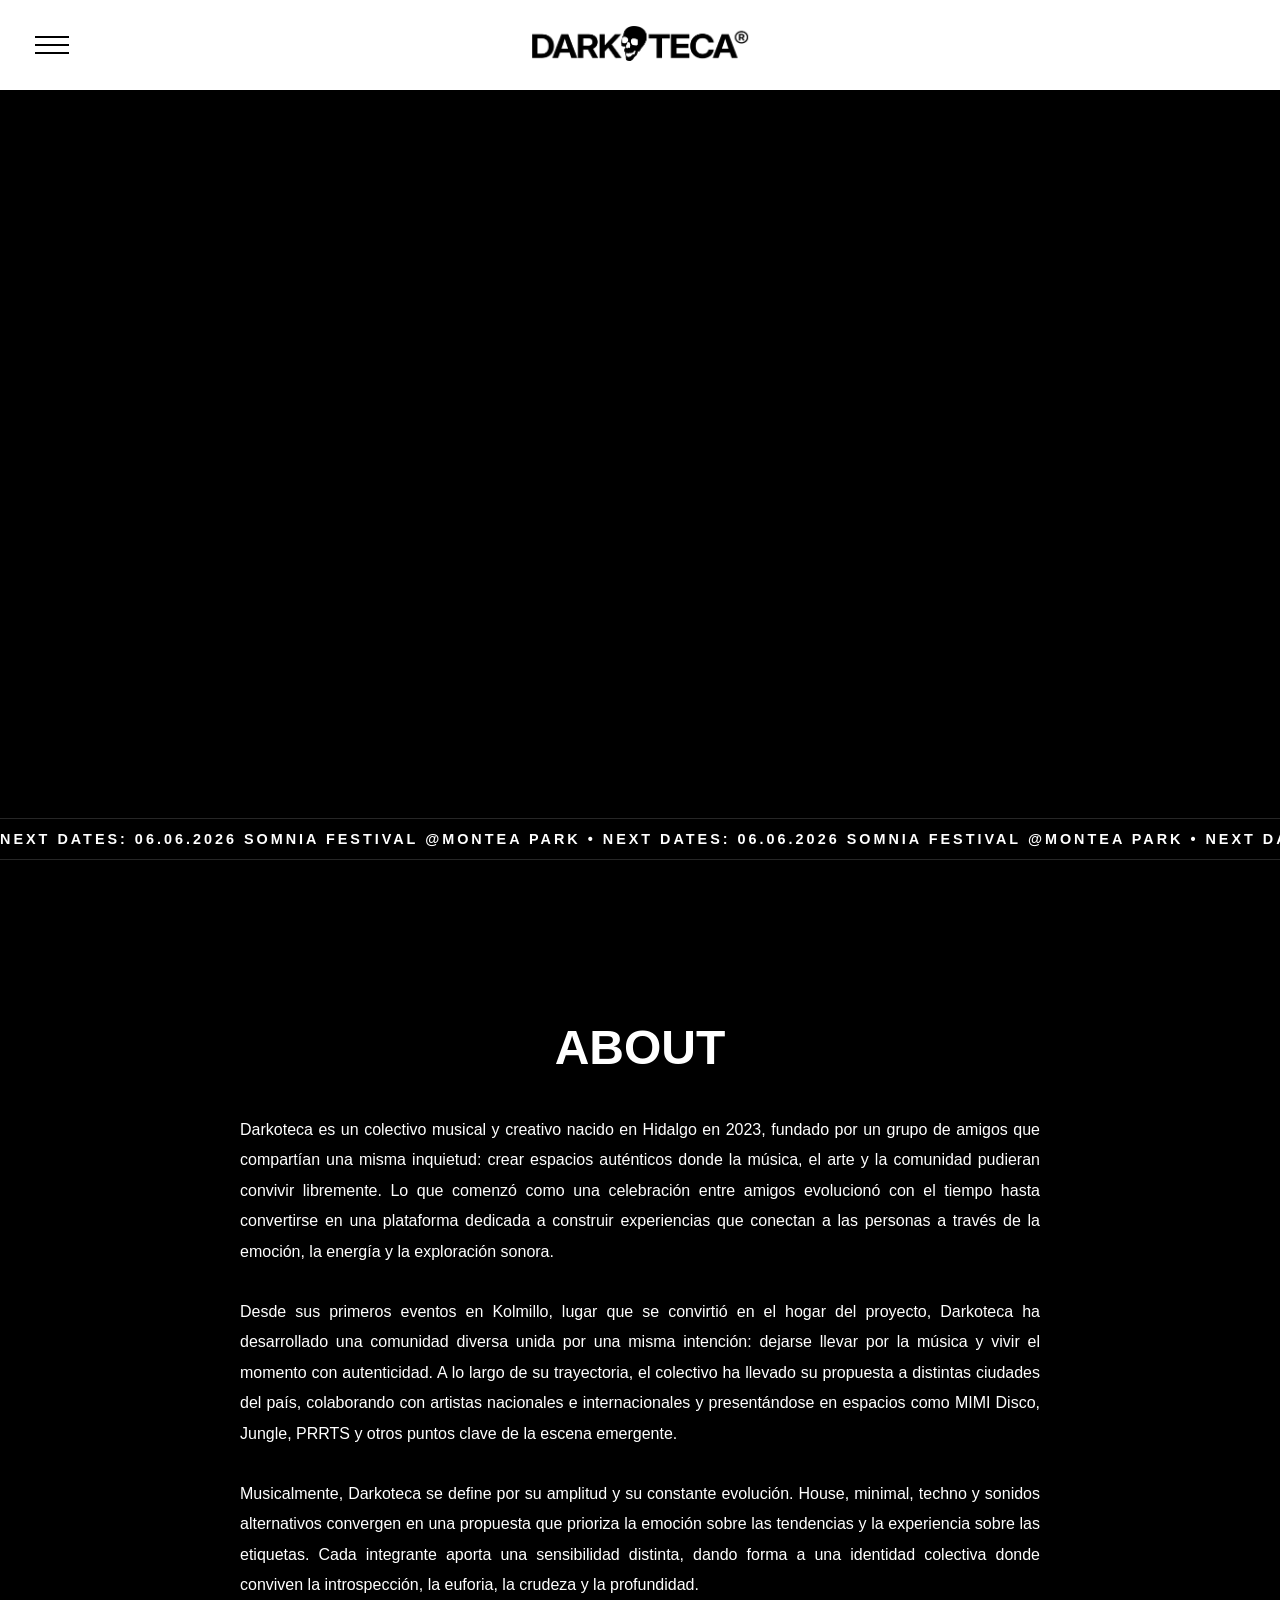
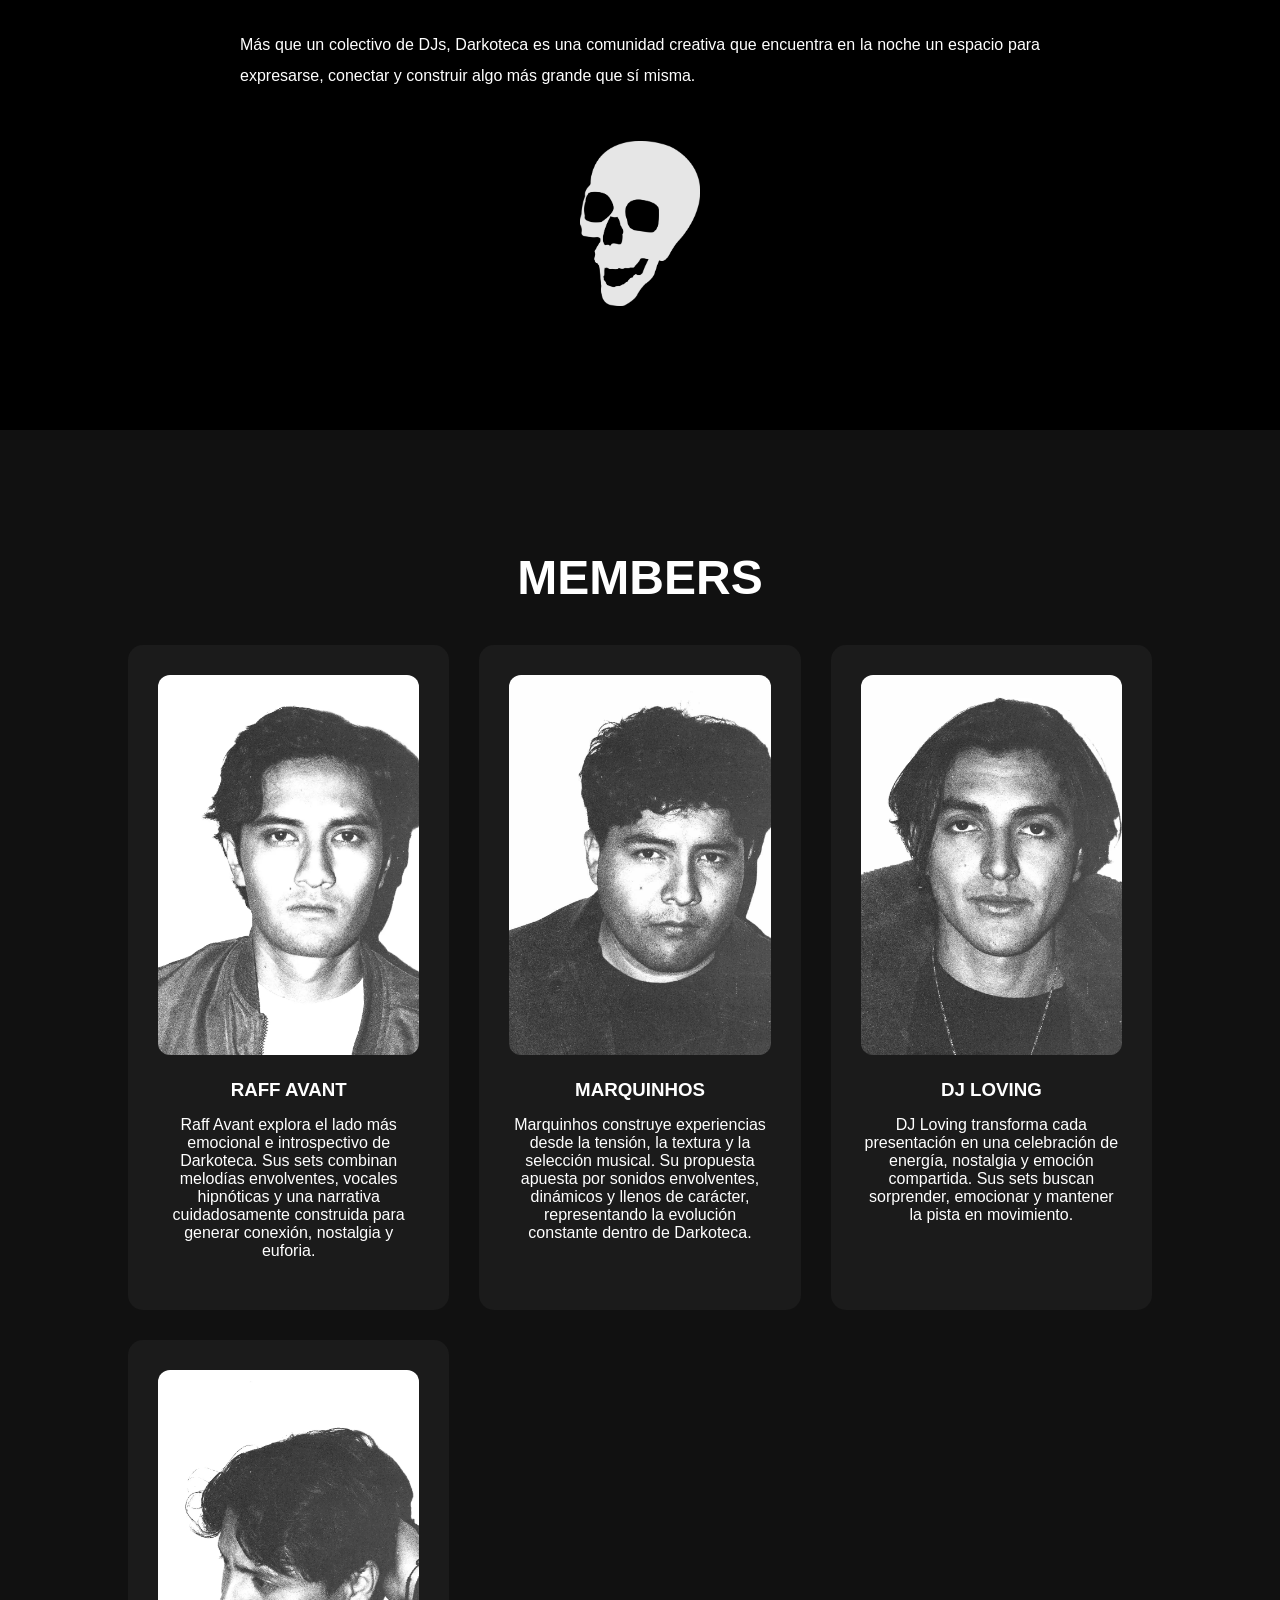
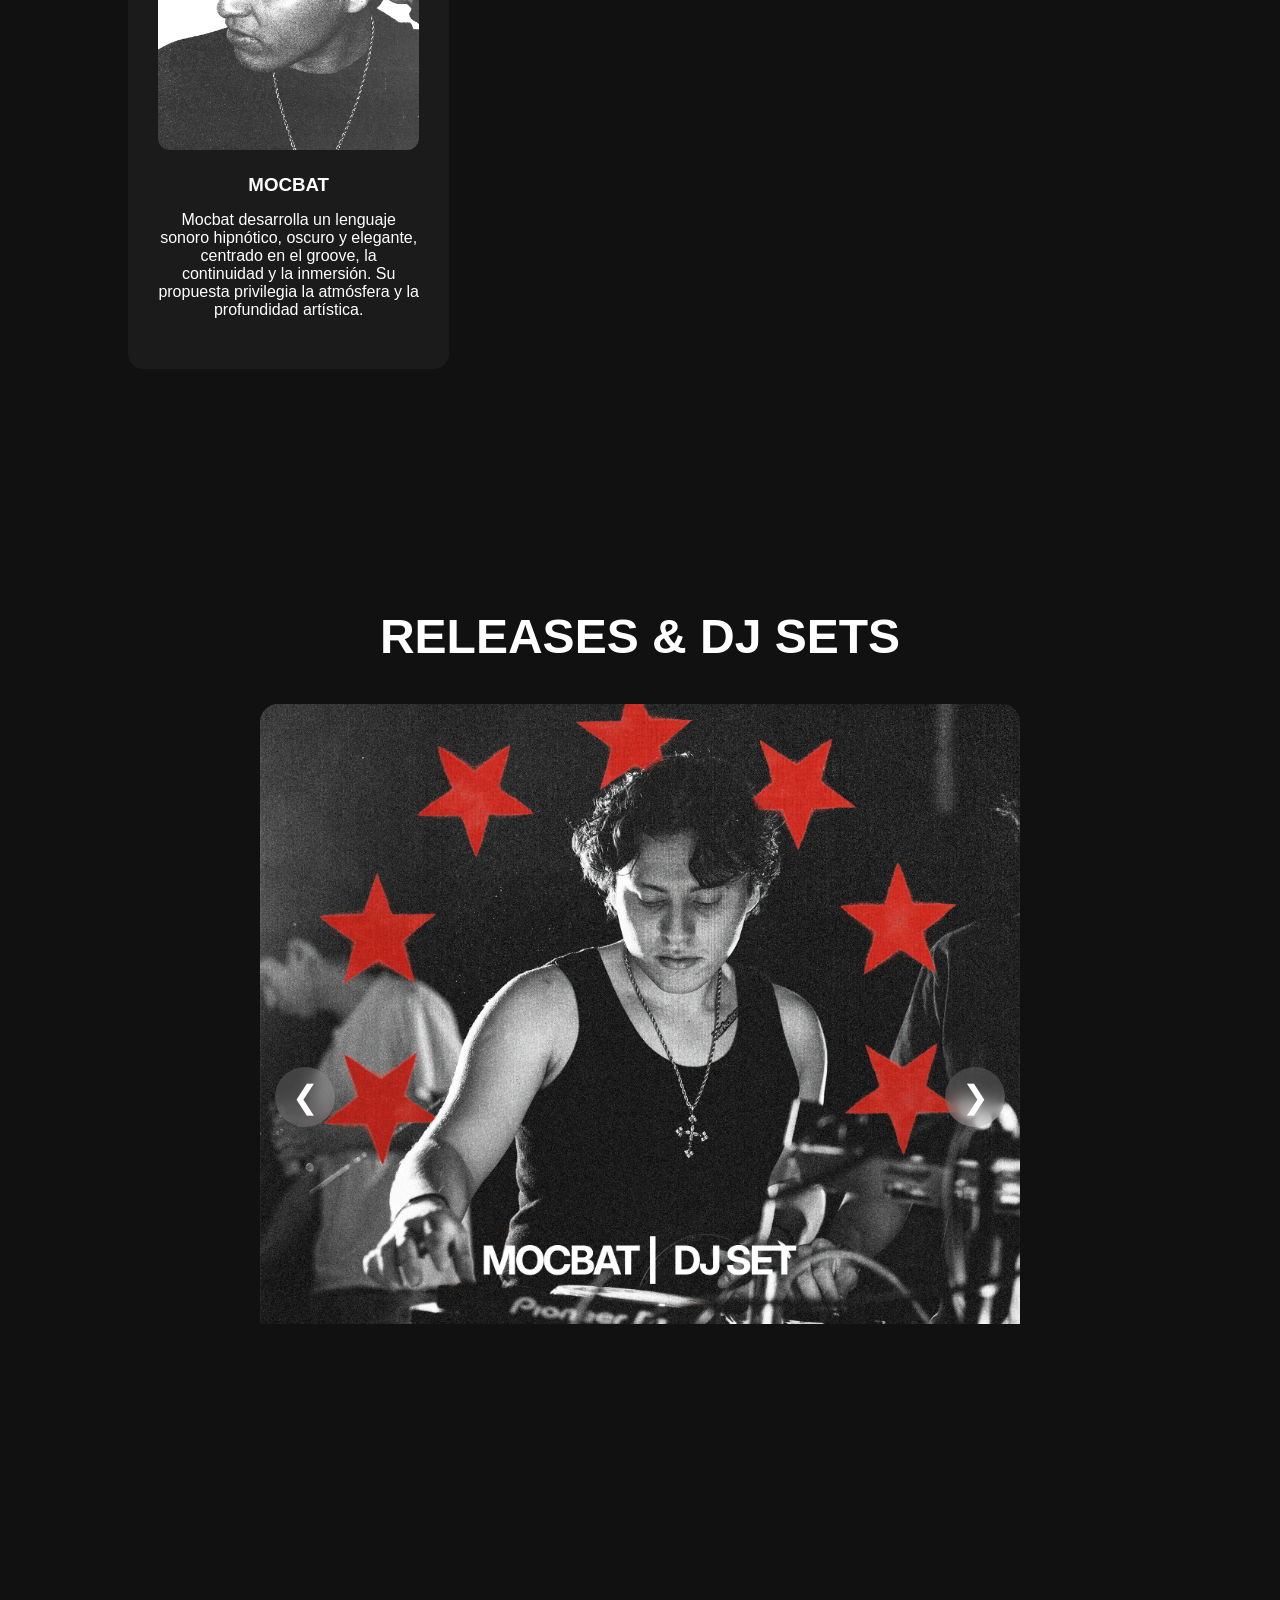
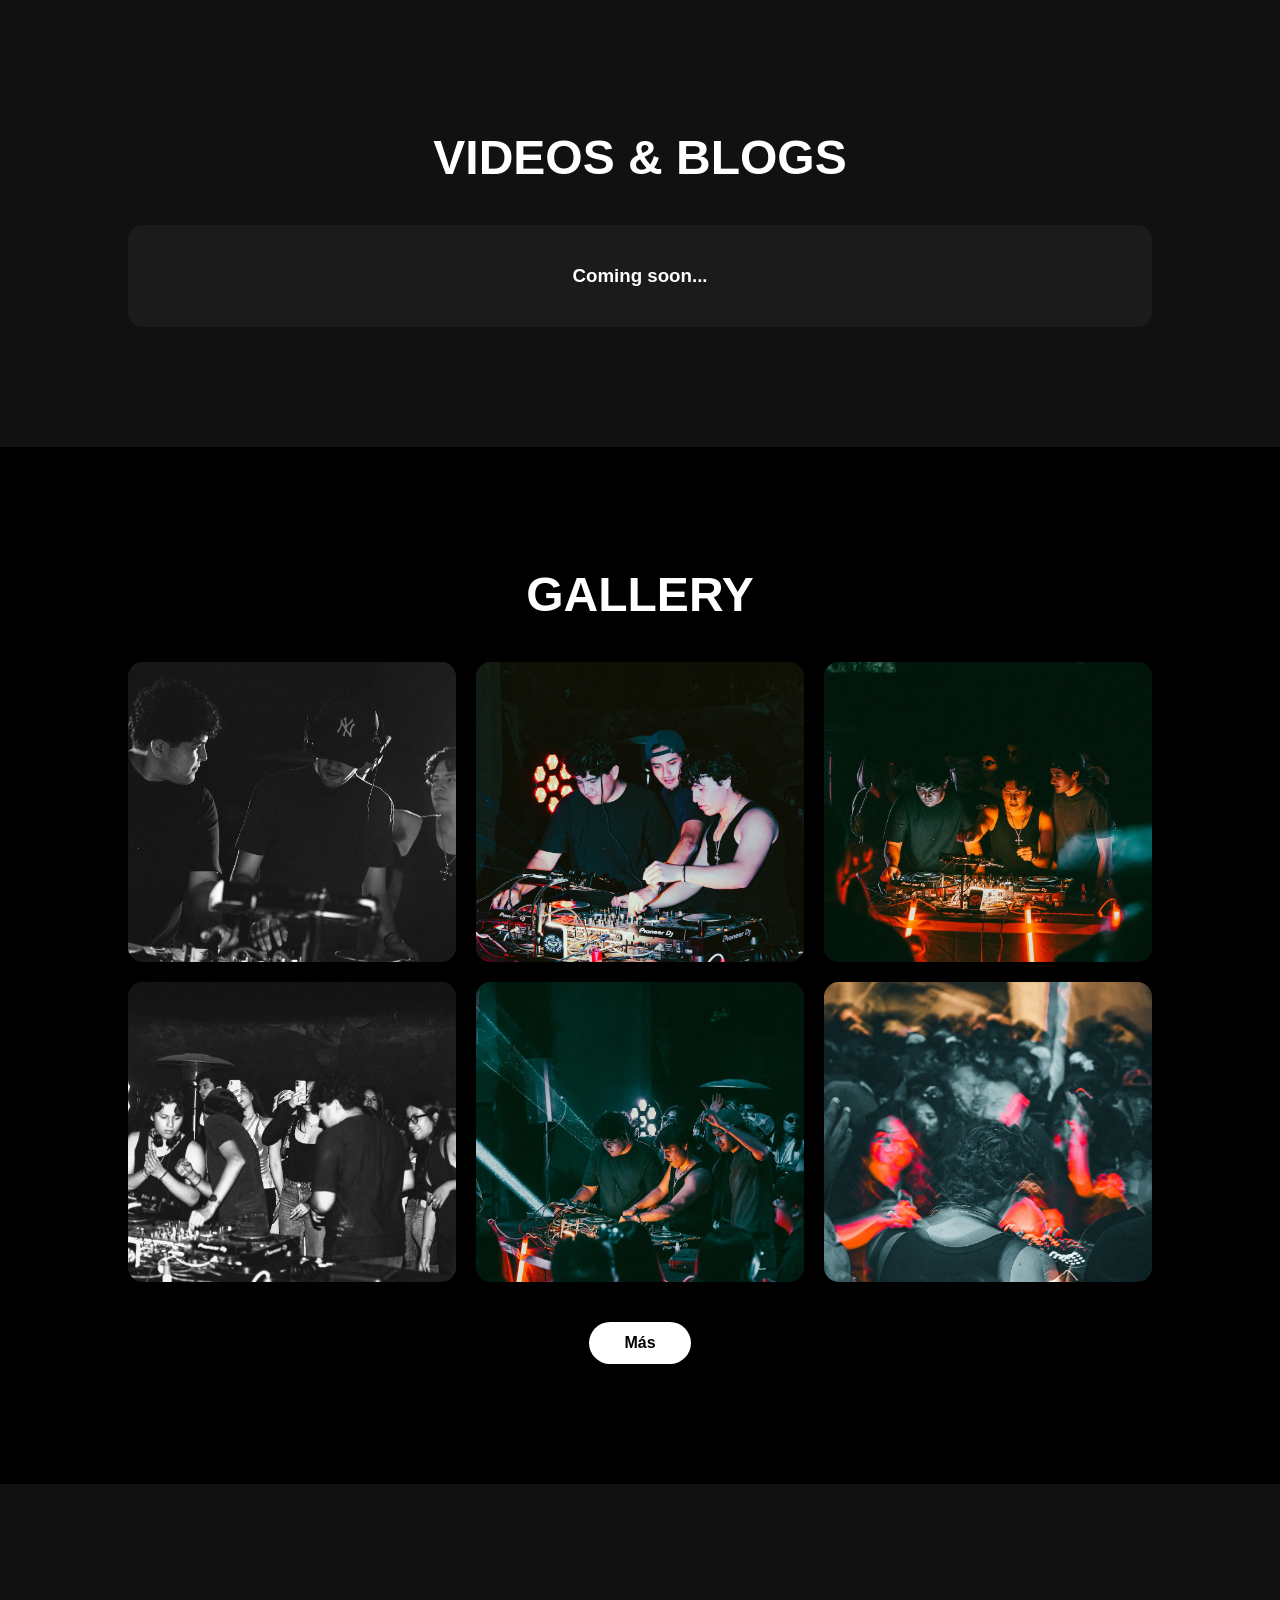
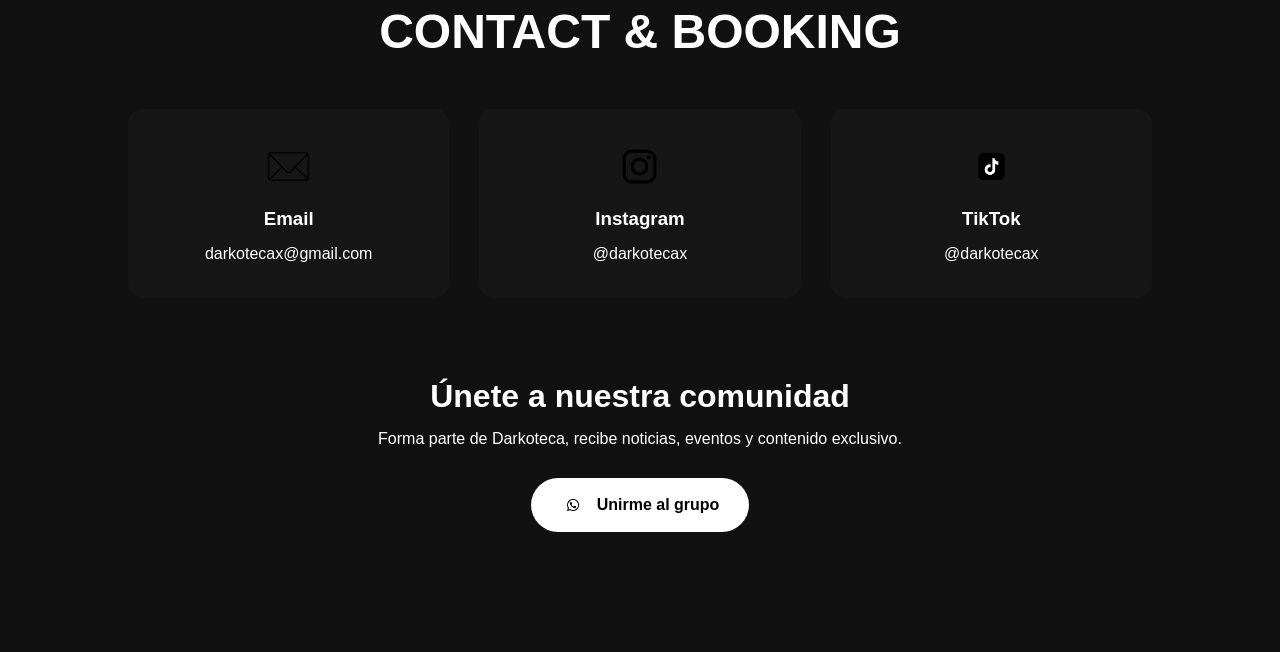
<file: index.html>
<!DOCTYPE html>
<html lang="en">
<head>
<meta charset="UTF-8">
<meta name="viewport" content="width=device-width, initial-scale=1.0">

<title>Darkoteca</title>

<link rel="stylesheet" href="css/style.css">
</head>

<body>
<!-- HEADER -->

<header class="navbar">

    <div class="menu-toggle" id="menuToggle">
        <span></span>
        <span></span>
        <span></span>
    </div>

    <div class="logo">
        <img src="img/DARK LOGO ALT 2.webp" alt="Darkoteca">
    </div>

</header>

<nav class="side-menu" id="sideMenu">

    <a href="#about">About</a>
    <a href="#members">Members</a>
    <a href="#releases">Releases & DJ Sets</a>
    <a href="#videos">Videos & Blogs</a>
    <a href="#gallery">Gallery</a>
    <a href="#contact">Contact & Booking</a>

</nav>
<!-- LANDING PAGE -->

<section class="hero">

    <video autoplay muted loop playsinline class="video-bg" id="heroVideo">
    <source id="videoSource" src="" type="video/mp4">
</video>

    <div class="overlay"></div>
    
    <div class="hero-content">


    </div>
<div class="event-banner">
    <div class="event-track">
        NEXT DATES: 06.06.2026 SOMNIA FESTIVAL @MONTEA PARK •
        NEXT DATES: 06.06.2026 SOMNIA FESTIVAL @MONTEA PARK •
        NEXT DATES: 06.06.2026 SOMNIA FESTIVAL @MONTEA PARK •
        NEXT DATES: 06.06.2026 SOMNIA FESTIVAL @MONTEA PARK •
    </div>
</div>
</section>

<!-- ABOUT -->

<section id="about" class="section">

    <h2>ABOUT</h2>

    <div class="about-content">

        <p>
            Darkoteca es un colectivo musical y creativo nacido en Hidalgo en 2023, fundado por un grupo de amigos que compartían una misma inquietud: crear espacios auténticos donde la música, el arte y la comunidad pudieran convivir libremente. Lo que comenzó como una celebración entre amigos evolucionó con el tiempo hasta convertirse en una plataforma dedicada a construir experiencias que conectan a las personas a través de la emoción, la energía y la exploración sonora.
        </p>

        <p>
            Desde sus primeros eventos en Kolmillo, lugar que se convirtió en el hogar del proyecto, Darkoteca ha desarrollado una comunidad diversa unida por una misma intención: dejarse llevar por la música y vivir el momento con autenticidad. A lo largo de su trayectoria, el colectivo ha llevado su propuesta a distintas ciudades del país, colaborando con artistas nacionales e internacionales y presentándose en espacios como MIMI Disco, Jungle, PRRTS y otros puntos clave de la escena emergente.
        </p>

        <p>
            Musicalmente, Darkoteca se define por su amplitud y su constante evolución. House, minimal, techno y sonidos alternativos convergen en una propuesta que prioriza la emoción sobre las tendencias y la experiencia sobre las etiquetas. Cada integrante aporta una sensibilidad distinta, dando forma a una identidad colectiva donde conviven la introspección, la euforia, la crudeza y la profundidad.
        </p>

        <p>
            Más que un colectivo de DJs, Darkoteca es una comunidad creativa que encuentra en la noche un espacio para expresarse, conectar y construir algo más grande que sí misma.
        </p>

        <div class="about-logo">
            <img src="img/Darkoteca Logo.webp" alt="Darkoteca Logo">
        </div>

    </div>

</section>
<!-- MEMBERS -->

<section id="members" class="section dark">

    <h2>MEMBERS</h2>

    <div class="members">

        <div class="member-card">

            <img src="img/RAFF AVANT.webp" alt="Raff Avant" class="member-img">

            <h3>RAFF AVANT</h3>

            <p>
                Raff Avant explora el lado más emocional e introspectivo de Darkoteca. Sus sets combinan melodías envolventes, vocales hipnóticas y una narrativa cuidadosamente construida para generar conexión, nostalgia y euforia.
            </p>

        </div>

        <div class="member-card">

            <img src="img/MARQUINHOS.webp" alt="Marquinhos" class="member-img">

            <h3>MARQUINHOS</h3>

            <p>
                Marquinhos construye experiencias desde la tensión, la textura y la selección musical. Su propuesta apuesta por sonidos envolventes, dinámicos y llenos de carácter, representando la evolución constante dentro de Darkoteca.
            </p>

        </div>

        <div class="member-card">

            <img src="img/DJ LOVING.webp" alt="DJ Loving" class="member-img">

            <h3>DJ LOVING</h3>

            <p>
                DJ Loving transforma cada presentación en una celebración de energía, nostalgia y emoción compartida. Sus sets buscan sorprender, emocionar y mantener la pista en movimiento.
            </p>

        </div>

        <div class="member-card">

            <img src="img/MOCBAT.webp" alt="Mocbat" class="member-img">

            <h3>MOCBAT</h3>

            <p>
                Mocbat desarrolla un lenguaje sonoro hipnótico, oscuro y elegante, centrado en el groove, la continuidad y la inmersión. Su propuesta privilegia la atmósfera y la profundidad artística.
            </p>

        </div>

    </div>

</section>



<!-- RELEASES -->
<section id="releases" class="section dark">

    <h2>RELEASES & DJ SETS</h2>

    <div class="slider-container">

        <button class="slider-btn prev">&#10094;</button>

        <div class="slider-track">

            <!-- MOCBAT -->

            <div class="release-slide">

                <img src="img/COVER DJ SET MOCBAT.webp" alt="Mocbat">

                <iframe
                    width="100%"
                    height="166"
                    scrolling="no"
                    frameborder="no"
                    allow="autoplay"
                    src="https://w.soundcloud.com/player/?url=https%3A//soundcloud.com/mocbat-dj-283105625/set-mocbat-roomhouse">
                </iframe>

            </div>

            <!-- MARQ SET -->

            <div class="release-slide">

                <img src="img/COVER DJ SET MARQ.webp" alt="Marquinhos">

                <iframe
                    width="100%"
                    height="166"
                    scrolling="no"
                    frameborder="no"
                    allow="autoplay"
                    src="https://w.soundcloud.com/player/?url=https%3A//soundcloud.com/marco-hernandez-cruz/like-baker-1">
                </iframe>

            </div>

            <!-- RAFF -->

            <div class="release-slide">

                <img src="img/COVER DJ SET RAFF.webp" alt="Raff">

                <iframe
                    width="100%"
                    height="166"
                    scrolling="no"
                    frameborder="no"
                    allow="autoplay"
                    src="https://w.soundcloud.com/player/?url=https%3A//soundcloud.com/raff-avant/archive_set_one">
                </iframe>

            </div>

            <!-- AMANDO SET -->

            <div class="release-slide">

                <img src="img/COVER DJ SET AMANDO.webp" alt="DJ Loving">

                <iframe
                    width="100%"
                    height="166"
                    scrolling="no"
                    frameborder="no"
                    allow="autoplay"
                    src="https://w.soundcloud.com/player/?url=https%3A//soundcloud.com/beto-olivares-4/dj-set-soundcloud">
                </iframe>

            </div>

            <!-- MARQ RELEASE -->

            <div class="release-slide">

                <img src="img/relesse marco.webp" alt="Release">

                <iframe
                    style="border-radius:12px;"
                    src="https://open.spotify.com/embed/track/4j33bKGK2gdHbgqwpI4iD2"
                    width="100%"
                    height="152"
                    frameborder="0"
                    allowfullscreen=""
                    allow="autoplay; clipboard-write; encrypted-media; fullscreen; picture-in-picture">
                </iframe>

            </div>

            <!-- AMANDO RELEASE -->

            <div class="release-slide">

                <img src="img/COVER RELEASE AMANDO.webp" alt="Release">

                <iframe
                    width="100%"
                    height="166"
                    scrolling="no"
                    frameborder="no"
                    allow="autoplay"
                    src="https://w.soundcloud.com/player/?url=https%3A//soundcloud.com/beto-olivares-4/topo-chico-sunset-vito-mix">
                </iframe>

            </div>

        </div>

        <button class="slider-btn next">&#10095;</button>

    </div>

</section>

<!-- VIDEOS -->

<section id="videos" class="section dark">
    <h2>VIDEOS & BLOGS</h2>

    <div class="cards">

        <div class="card">
            <h3>Coming soon...</h3>
        
        </div>

    

</section>


<!-- GALLERY -->

<section id="gallery" class="section">

    <h2>GALLERY</h2>

    <div class="gallery">

        <div class="gallery-item">
            <img src="img/darkoteca1.webp" alt="Darkoteca 1">
        </div>

        <div class="gallery-item">
            <img src="img/darkoteca2.webp" alt="Darkoteca 2">
        </div>

        <div class="gallery-item">
            <img src="img/darkoteca3.webp" alt="Darkoteca 3">
        </div>

        <div class="gallery-item">
            <img src="img/darkoteca4.webp" alt="Darkoteca 4">
        </div>

        <div class="gallery-item">
            <img src="img/darkoteca5.webp" alt="Darkoteca 5">
        </div>

        <div class="gallery-item">
            <img src="img/darkoteca6.webp" alt="Darkoteca 6">
        </div>

    </div>

    <div class="gallery-btn-container">
        <a href="gallery.html" class="gallery-btn">Más</a>
    </div>

</section>

<!-- CONTACT -->

<!-- CONTACT -->

<section id="contact" class="section dark">

    <h2>CONTACT & BOOKING</h2>

    <div class="contact-container">

        <div class="contact-card">
 <img src="img/icons/correo.webp" alt="Email" class="social-icon">
            <h3>Email</h3>

            <a href="mailto:darkotecax@gmail.com">
                darkotecax@gmail.com
            </a>

        </div>

        <div class="contact-card">

            <img src="img/icons/instagram.webp" alt="Instagram" class="social-icon">

            <h3>Instagram</h3>

            <a href="https://www.instagram.com/darkotecax/" target="_blank">
                @darkotecax
            </a>

        </div>

        <div class="contact-card">

            <img src="img/icons/tiktok.webp" alt="TikTok" class="social-icon">

            <h3>TikTok</h3>

            <a href="https://www.tiktok.com/@darkotecax?is_from_webapp=1&sender_device=pc" target="_blank">
                @darkotecax
            </a>

        </div>

    </div>

    <div class="community-section">

        <h3>Únete a nuestra comunidad</h3>

        <p>
            Forma parte de Darkoteca, recibe noticias, eventos y contenido exclusivo.
        </p>

        <a href="https://chat.whatsapp.com/CDZbJFFDw1qHXlALH8GOoR?s=cl&p=i&ilr=4"
           target="_blank"
           class="community-btn">

            <img src="img/icons/whatsapp.webp" alt="WhatsApp">
            Unirme al grupo

        </a>

    </div>

</section>
<script src="js/script.js"></script>
</body>
</html>
</file>
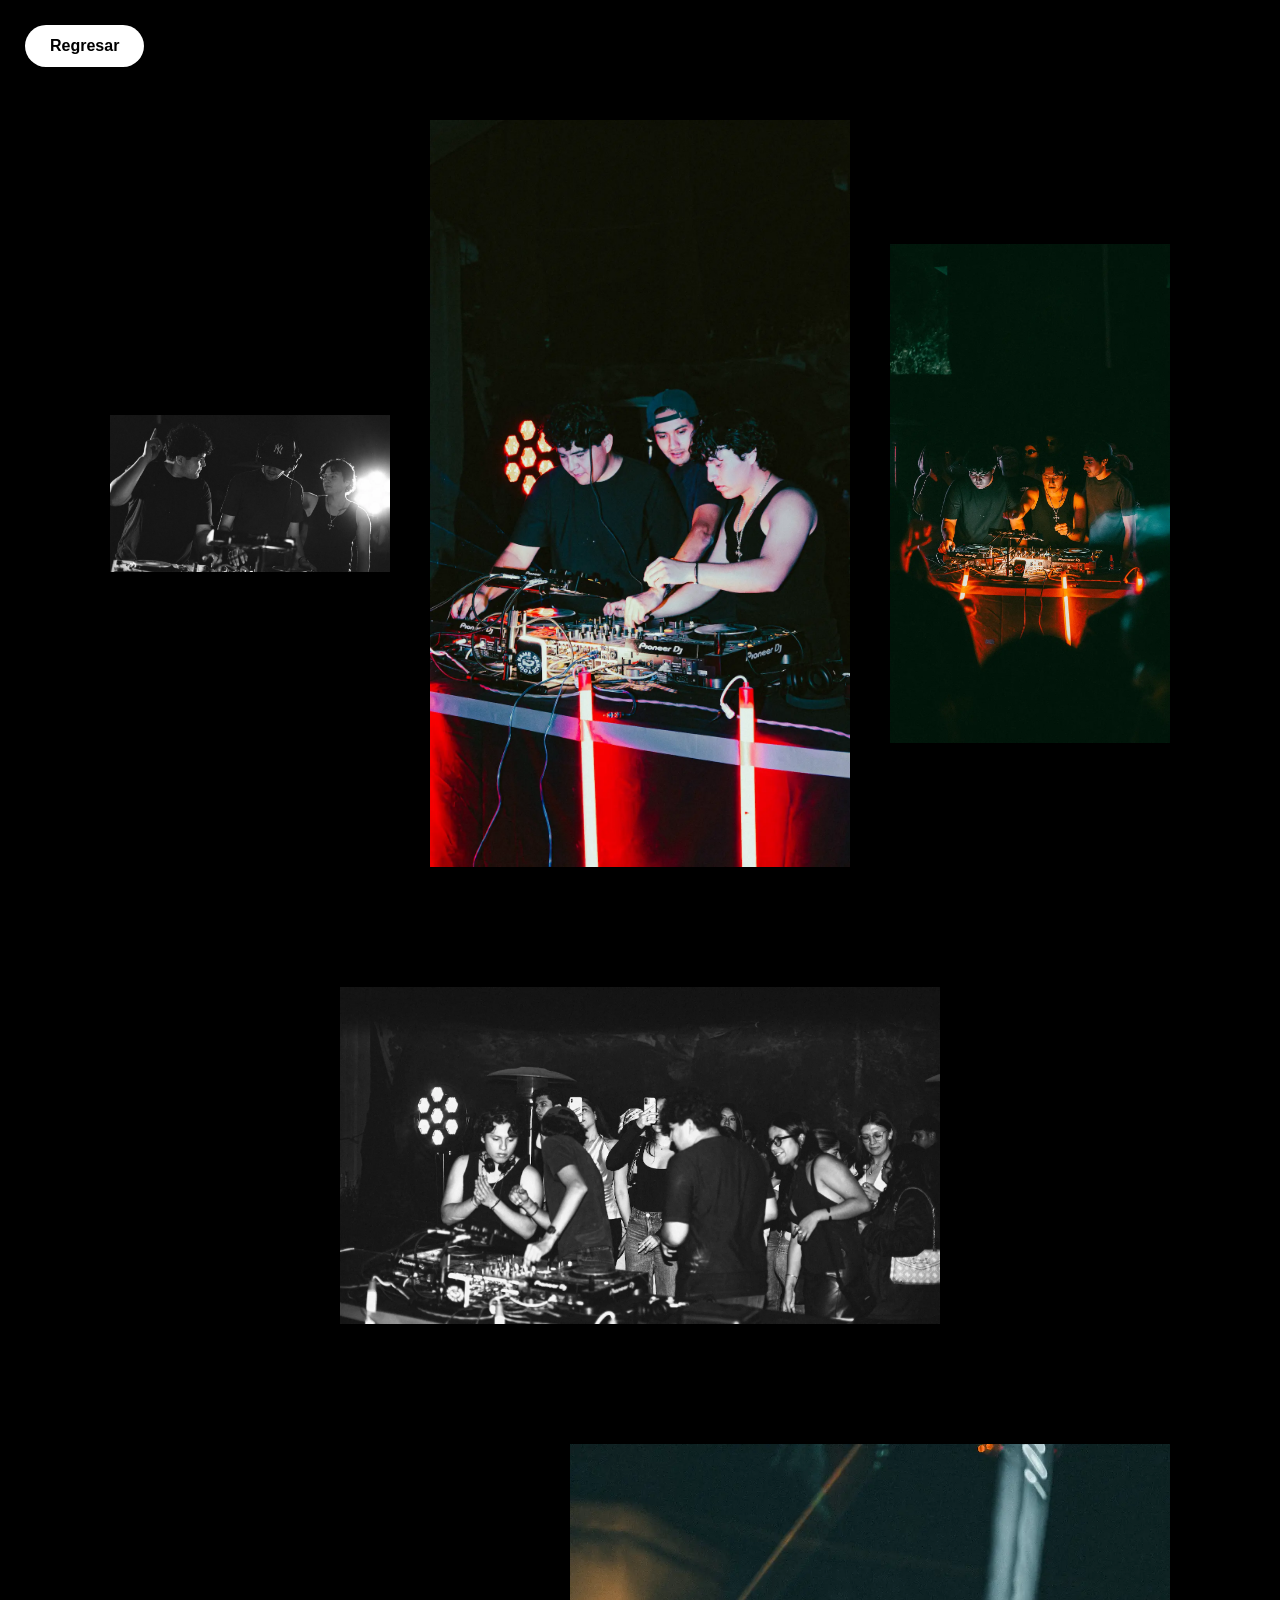
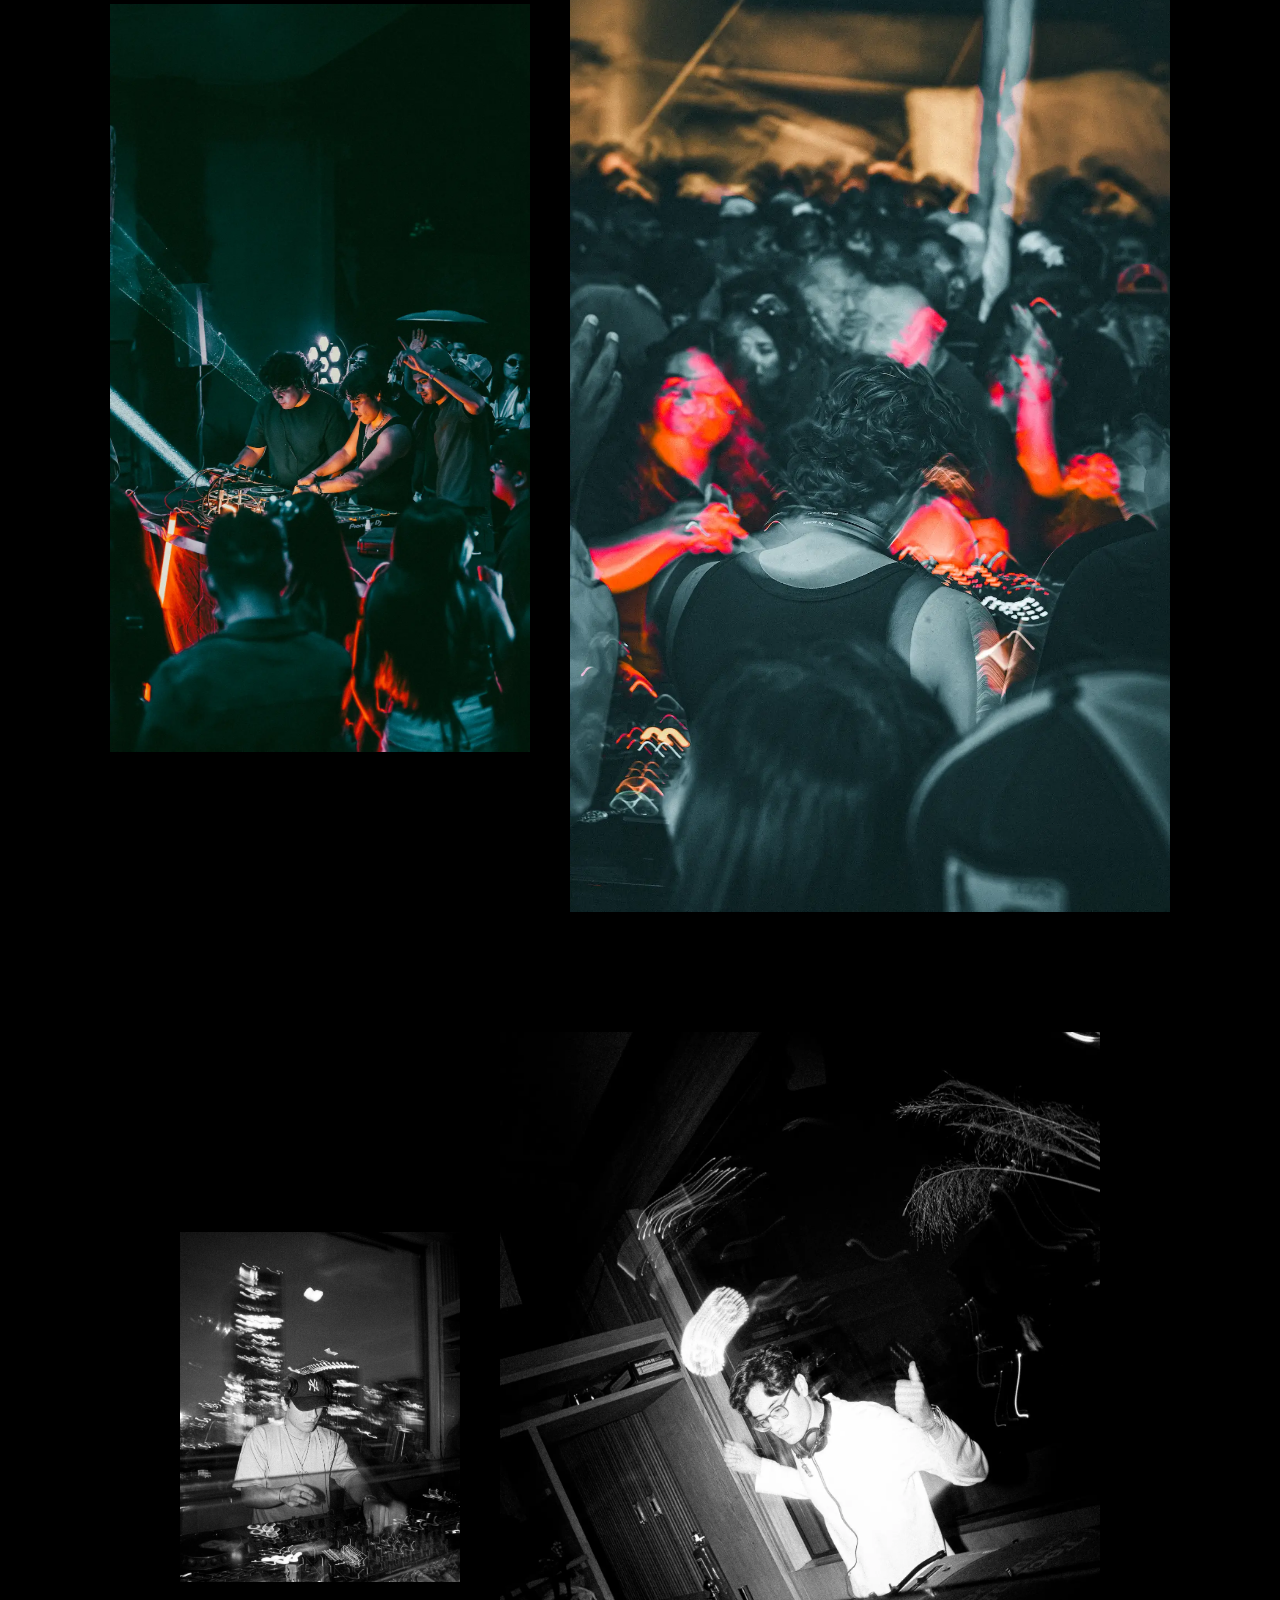
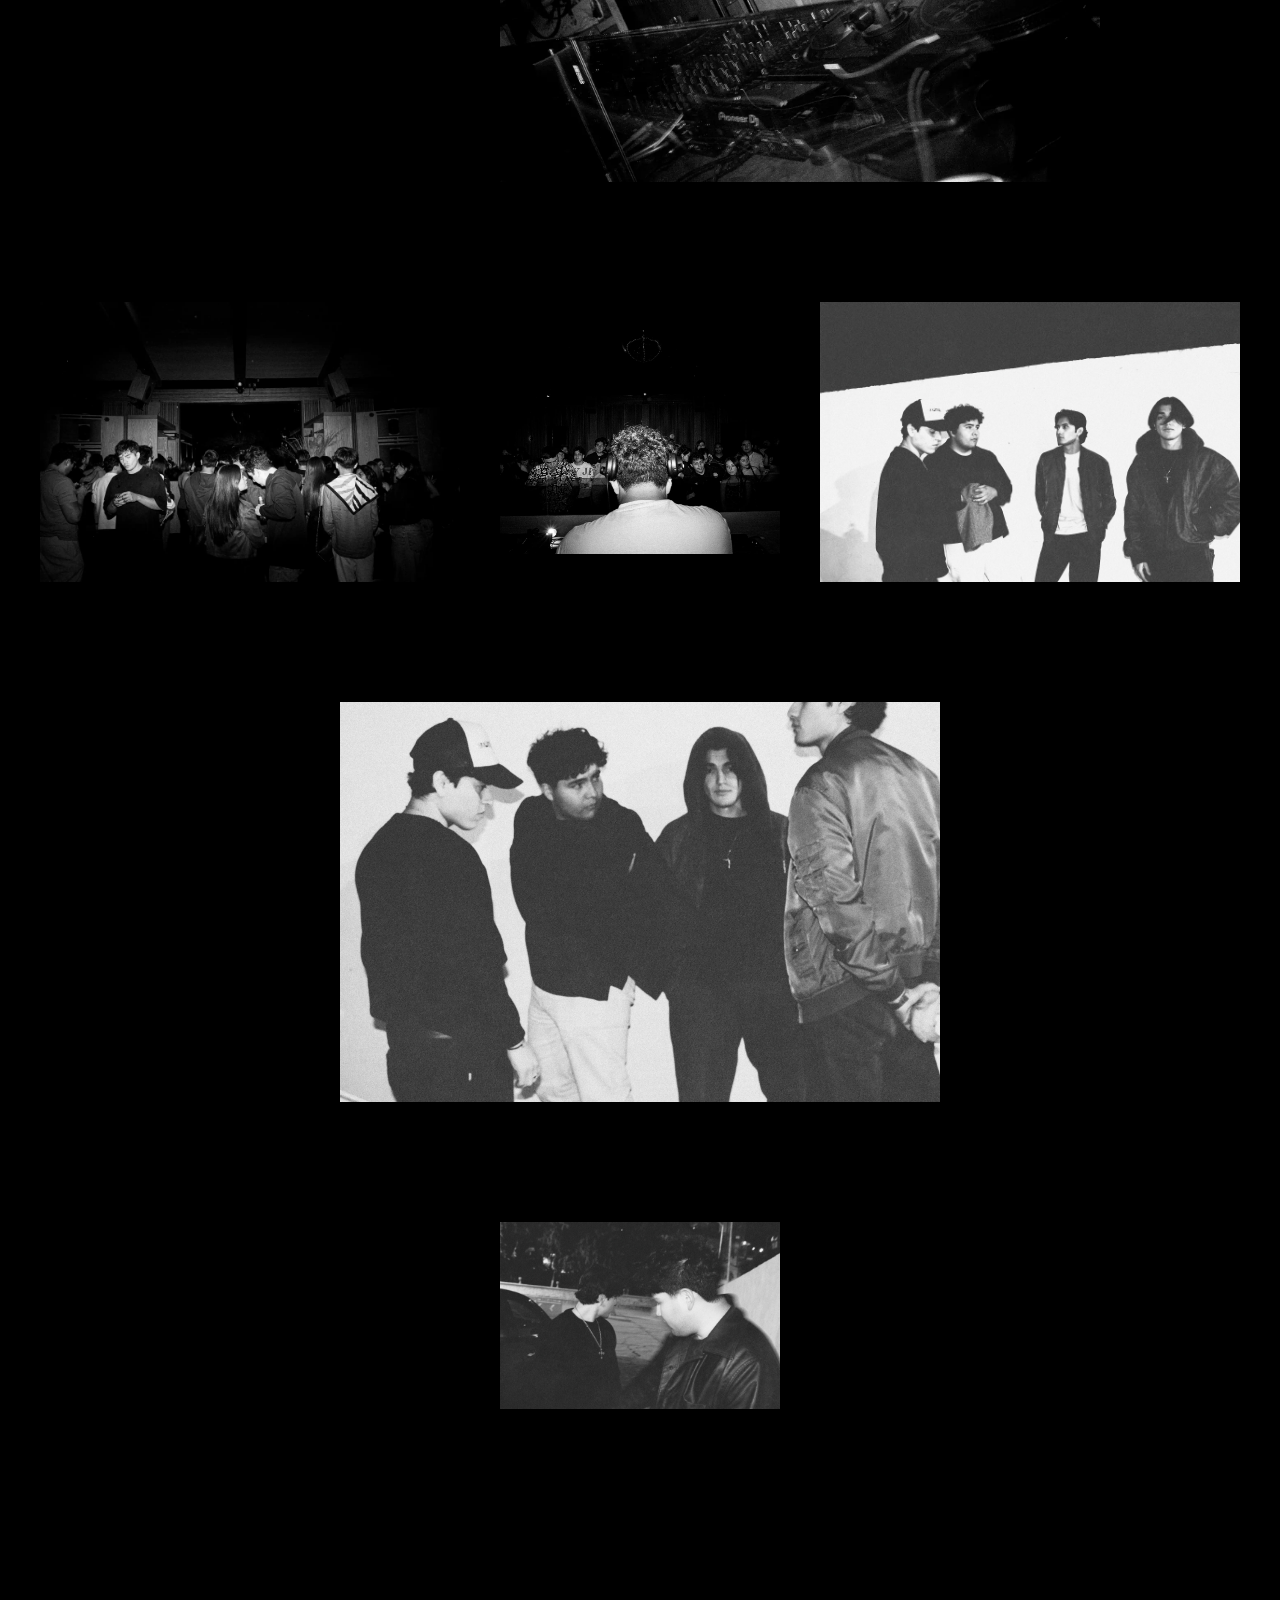
<file: gallery.html>
<!DOCTYPE html>
<html lang="en">
<head>
<meta charset="UTF-8">
<meta name="viewport" content="width=device-width, initial-scale=1.0">

<title>Darkoteca Gallery</title>

<style>

*{
    margin:0;
    padding:0;
    box-sizing:border-box;
}

body{
    background:#000;
    color:white;
    font-family:Arial, sans-serif;
    overflow-x:hidden;
}

/* BOTON REGRESAR */

.back-btn{
    position:fixed;
    top:25px;
    left:25px;

    background:white;
    color:black;

    text-decoration:none;

    padding:12px 25px;

    border-radius:40px;

    font-weight:bold;

    z-index:999;
}

/* CONTENEDOR */

.gallery-container{
    max-width:1400px;
    margin:auto;
    padding:120px 20px;
}

/* FILAS DISPERSAS */

.gallery-row{
    display:flex;
    justify-content:center;
    align-items:center;
    gap:40px;
    margin-bottom:120px;
    flex-wrap:wrap;
}

/* IMAGENES */

.gallery-item{
    overflow:hidden;
}
.gallery-item img{
    width:100%;
    height:100%;
    object-fit:cover;
    display:block;

    transition:.4s;
}

.gallery-item img:hover{
    transform:scale(1.03);
}

/* TAMAÑOS DISTINTOS */

.small{
    width:280px;
}

.medium{
    width:420px;
}

.large{
    width:600px;
}

/* RESPONSIVE */

@media(max-width:768px){

    .gallery-row{
        margin-bottom:60px;
        gap:20px;
    }

    .small,
    .medium,
    .large{
        width:100%;
    }

}

</style>
</head>

<body>

<a href="index.html" class="back-btn">Regresar</a>

<div class="gallery-container">

    <div class="gallery-row">
        <div class="gallery-item small">
            <img src="img/darkoteca1.webp" loading="lazy">
        </div>

        <div class="gallery-item medium">
            <img src="img/darkoteca2.webp" loading="lazy">
        </div>

        <div class="gallery-item small">
            <img src="img/darkoteca3.webp" loading="lazy">
        </div>
    </div>

    <div class="gallery-row">
        <div class="gallery-item large">
            <img src="img/darkoteca4.webp" loading="lazy">
        </div>
    </div>

    <div class="gallery-row">
        <div class="gallery-item medium">
            <img src="img/darkoteca5.webp" loading="lazy">
        </div>

        <div class="gallery-item large">
            <img src="img/darkoteca6.webp" loading="lazy">
        </div>
    </div>
    <div class="gallery-row">

    <div class="gallery-item small">
        <img src="img/darkoteca7.webp" loading="lazy">
    </div>

    <div class="gallery-item large">
        <img src="img/darkoteca8.webp" loading="lazy">
    </div>

</div>

<div class="gallery-row">

    <div class="gallery-item medium">
        <img src="img/darkoteca9.webp" loading="lazy">
    </div>

    <div class="gallery-item small">
        <img src="img/darkoteca10.webp" loading="lazy">
    </div>

    <div class="gallery-item medium">
        <img src="img/darkoteca11.webp" loading="lazy">
    </div>

</div>

<div class="gallery-row">

    <div class="gallery-item large">
        <img src="img/darkoteca12.webp" loading="lazy">
    </div>

</div>

<div class="gallery-row">

    <div class="gallery-item small">
        <img src="img/darkoteca13.webp" loading="lazy">
    </div>

</div>

</div>

</body>
</html>
</file>
<file: css/style.css>
*{
    margin:0;
    padding:0;
    box-sizing:border-box;
}

html{
    scroll-behavior:smooth;
}

body{
    font-family:Arial, sans-serif;
    background:#000;
    color:white;
}



/* HERO */

.hero{
    position:relative;
    width:100%;
    height:100vh;
    overflow:hidden;
}

.video-bg{
    position:absolute;
    top:50%;
    left:50%;
    width:100%;
    height:100%;
    object-fit:cover;
    transform:translate(-50%,-50%);
}

.overlay{
    position:absolute;
    width:100%;
    height:100%;
    background:rgba(0,0,0,.45);
}

.hero-content{
    position:relative;
    z-index:2;

    width:100%;
    height:100%;

    display:flex;
    flex-direction:column;
    justify-content:center;
    align-items:center;

    text-align:center;
}

.hero-content h1{
    font-size:5rem;
    letter-spacing:8px;
    margin-bottom:15px;
}

.hero-content p{
    margin-bottom:40px;
    font-size:1.1rem;
}



/* BOTON */

.btn-start{

    text-decoration:none;

    background:white;
    color:black;

    padding:15px 45px;

    border-radius:50px;

    font-weight:bold;

    transition:.3s;
}

.btn-start:hover{
    transform:translateY(-3px);
}




/* SECTIONS */

.section{
    padding:120px 10%;
}

.section h2{
    text-align:center;
    font-size:3rem;
    margin-bottom:40px;
}

.section p{
    text-align:center;
    max-width:800px;
    margin:auto;
}

.dark{
    background:#111;
}



/* MEMBERS */

.members{
    display:grid;
    grid-template-columns:repeat(auto-fit,minmax(250px,1fr));
    gap:30px;
}
.member-card{
    background:#1b1b1b;
    padding:30px;
    border-radius:15px;
    text-align:center;
}

.member-card h3{
    margin-bottom:15px;
}

.member-card p{
    margin-bottom:20px;
}

.member-btn{
    display:inline-block;

    background:white;
    color:black;

    text-decoration:none;

    padding:10px 25px;

    border-radius:40px;
}



/* CARDS */

.cards{
    display:grid;
    grid-template-columns:repeat(auto-fit,minmax(280px,1fr));
    gap:30px;
}

.card{
    background:#1b1b1b;
    padding:40px;
    border-radius:15px;
    text-align:center;
}



/* GALLERY */

.gallery{
    display:grid;
    grid-template-columns:repeat(auto-fit,minmax(250px,1fr));
    gap:20px;
}

.gallery-item{
    height:300px;
    background:#1c1c1c;
    border-radius:15px;
}
.gallery-item{
    height:300px;
    border-radius:15px;
    overflow:hidden;
}

.gallery-item img{
    width:100%;
    height:100%;
    object-fit:cover;
    display:block;
    transition:.4s;
}

.gallery-item img:hover{
    transform:scale(1.05);
}

.gallery-btn-container{
    text-align:center;
    margin-top:40px;
}

.gallery-btn{
    display:inline-block;
    text-decoration:none;
    background:white;
    color:black;
    padding:12px 35px;
    border-radius:40px;
    font-weight:bold;
    transition:.3s;
}

.gallery-btn:hover{
    transform:translateY(-3px);
}



/* RESPONSIVE */

@media(max-width:768px){

    .hero-content h1{
        font-size:2.5rem;
    }

    .section h2{
        font-size:2rem;
    }

}
/* EVENT BANNER */

.event-banner{
    position:absolute;
    bottom: 40px;
    left:0;
    width:100%;
    overflow:hidden;
    z-index:3;

    backdrop-filter:blur(8px);
    background:rgba(0,0,0,0.25);

    border-top:1px solid rgba(255,255,255,0.15);
    border-bottom:1px solid rgba(255,255,255,0.15);

    padding:12px 0;
}

.event-track{
    white-space:nowrap;
    color:white;
    font-size:.9rem;
    letter-spacing:3px;
    font-weight:600;

    animation:scrollBanner 25s linear infinite;
}

@keyframes scrollBanner{

    from{
        transform:translateX(100%);
    }

    to{
        transform:translateX(-100%);
    }

}
/* HEADER */

.navbar{
    position:fixed;
    top:0;
    left:0;
    width:100%;
    height:90px;

    background:white;

    display:flex;
    justify-content:center;
    align-items:center;

    z-index:9999;

    box-shadow:0 2px 10px rgba(0,0,0,.08);
}

/* LOGO */

.logo{
    position:absolute;
    left:50%;
    transform:translateX(-50%);
}

.logo img{
    height:35px;
    width:auto;
}
/* MENU HAMBURGUESA */

.menu-toggle{
    position:absolute;
    left:35px;

    display:flex;
    flex-direction:column;
    gap:6px;

    cursor:pointer;
}

.menu-toggle span{
    width:34px;
    height:2px;
    background:#000;
}

/* MENU LATERAL */

.side-menu{
    position:fixed;

    top:90px;
    left:-280px;

    width:280px;
    height:100vh;

    background:white;

    display:flex;
    flex-direction:column;

    padding:40px;

    transition:.35s;

    z-index:9998;
}

.side-menu.active{
    left:0;
}

.side-menu a{
    color:black;
    text-decoration:none;

    margin-bottom:25px;

    font-size:1rem;
    font-weight:600;

    transition:.3s;
}

.side-menu a:hover{
    opacity:.6;
}

/* BAJAR VIDEO PARA QUE NO LO TAPE EL HEADER */

.hero{
    margin-top:90px;
    height:calc(100vh - 90px);
}
/* MEMBERS PHOTOS */
.member-img{
    width:100%;
    height:380px;
    object-fit:cover;

    border-radius:12px;

    margin-bottom:20px;

    filter:grayscale(100%);

    transition:.4s;
}


/* CONTACT */

.contact-container{
    display:grid;
    grid-template-columns:repeat(auto-fit,minmax(250px,1fr));
    gap:30px;

    margin-top:50px;
}

.contact-card{
    background:#161616;
    padding:35px;
    border-radius:15px;
    text-align:center;
}

.contact-card h3{
    margin:15px 0;
}

.contact-card a{
    color:white;
    text-decoration:none;
}

.contact-card a:hover{
    opacity:.7;
}

.social-icon{
    width:45px;
    height:45px;
    object-fit:contain;
}

/* COMMUNITY */

.community-section{
    text-align:center;
    margin-top:80px;
}

.community-section h3{
    font-size:2rem;
    margin-bottom:15px;
}

.community-section p{
    margin-bottom:30px;
}

.community-btn{
    display:inline-flex;
    align-items:center;
    gap:12px;

    background:white;
    color:black;

    text-decoration:none;

    padding:15px 30px;

    border-radius:50px;

    font-weight:bold;

    transition:.3s;
}

.community-btn:hover{
    transform:translateY(-3px);
}

.community-btn img{
    width:24px;
    height:24px;
}
/* ABOUT */

.about-content{
    max-width:900px;
    margin:0 auto;
}

.about-content p{
    text-align:justify;
    line-height:1.9;
    margin-bottom:30px;
    font-size:1rem;
}

.about-logo{
    text-align:center;
    margin-top:50px;
}

.about-logo img{
    width:120px;
    height:auto;
    opacity:.9;
}
/* RELEASES SLIDER */

.slider-container{
    position:relative;
    max-width:760px;
    margin:auto;
    overflow:hidden;
}

.slider-track{
    display:flex;
    transition:transform .5s ease;
}

.release-slide{
    min-width:100%;
}

.release-slide img{
    width:100%;
    height:620px;
    object-fit:cover;
    display:block;

    border-radius:18px 18px 0 0;
}

.release-slide iframe{
    width:100%;
    display:block;
    border:none;
}

.slider-btn{
    position:absolute;
    top:50%;

    transform:translateY(-50%);

    width:60px;
    height:60px;

    border:none;
    border-radius:50%;

    background:rgba(255,255,255,.15);
    color:white;

    font-size:2rem;
    cursor:pointer;

    backdrop-filter:blur(10px);

    z-index:20;
}

.slider-btn:hover{
    background:rgba(255,255,255,.3);
}

.prev{
    left:15px;
}

.next{
    right:15px;
}

@media(max-width:768px){

    .release-slide img{
        height:400px;
    }

    .slider-btn{
        width:45px;
        height:45px;
    }

}
</file>
